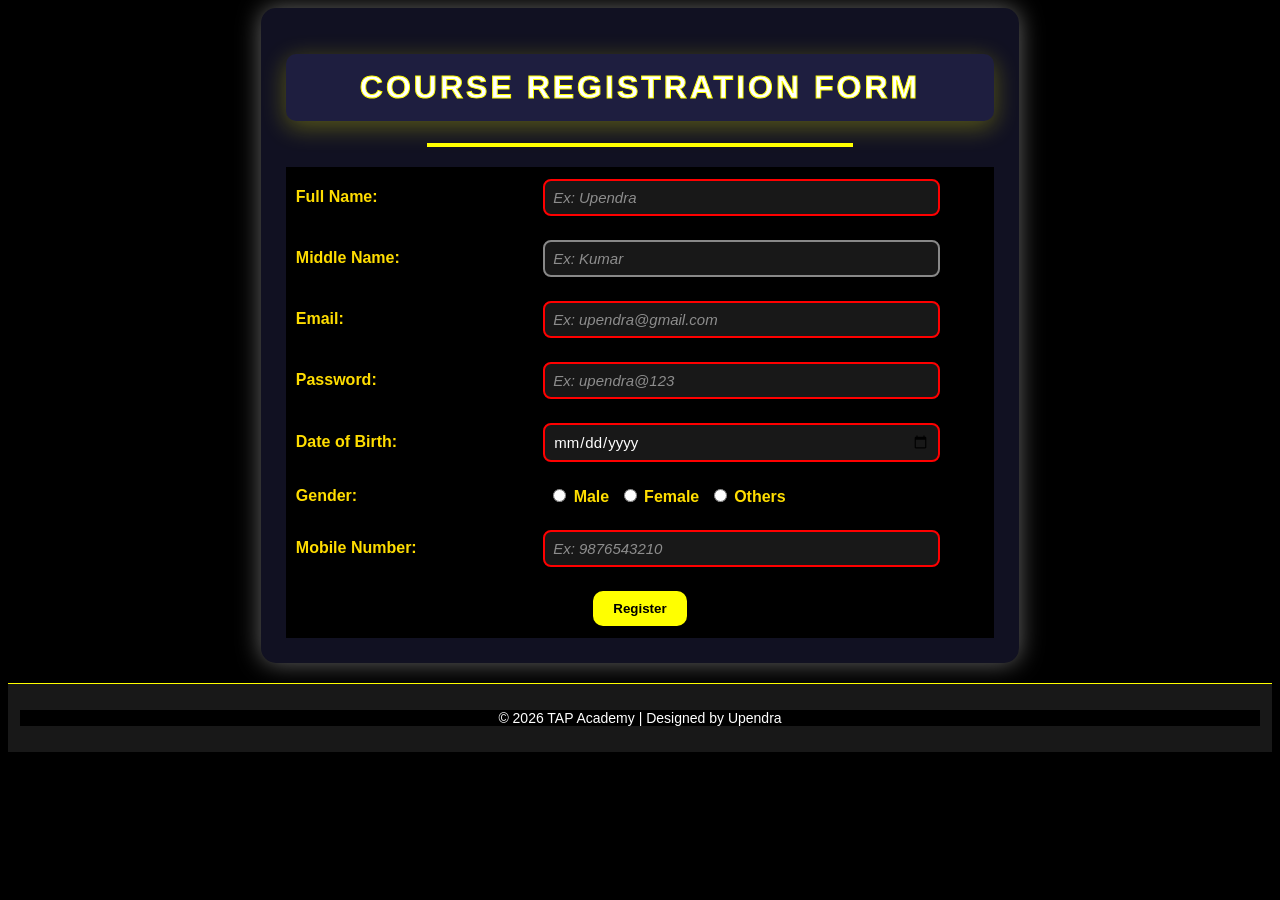
<file: course-registration/index.html>
<!DOCTYPE html>
<html lang="en">
<head>
    <meta charset="UTF-8">
    <meta name="viewport" content="width=device-width, initial-scale=1.0">
    <title>Course Registration Form</title>
    <link rel="stylesheet" href="style.css">

    <!-- Favicon (small icon) -->
    <link rel="icon" type="image/png" href="https://cdn-icons-png.flaticon.com/512/3135/3135715.png">
<link href="./style.css">
</head>
<body>
     <!-- ACTION: Data will be sent to the server (Amazon used as example in class) -->
    <form action="https://thetapacademy.com/" method="get">
        

    <h1>COURSE REGISTRATION FORM</h1>
    <hr>

    <!-- Registration Form Starts -->
    <form action="#" method="post">

        <table>
            <!-- Full Name Row -->
            <tr>
                <td><label for="fullname">Full Name:</label></td>
                <td>
                    <input type="text" id="fullname" name="fullname" 
                        placeholder="Ex: Upendra" required>
                </td>
            </tr>

            <!-- Middle Name Row -->
            <tr>
                <td><label for="middlename">Middle Name:</label></td>
                <td>
                    <input type="text" id="middlename" name="middlename" 
              
                    placeholder="Ex: Kumar">
                </td>
            </tr>

            <!-- Email Row -->
            <tr>
                <td><label for="email">Email:</label></td>
                <td>
                    <input type="email" id="email" name="email" 
                        placeholder="Ex: upendra@gmail.com" required>
                </td>
            </tr>

            <!-- Password Row -->
            <tr>
                <td><label for="password">Password:</label></td>
                <td>
                    <input type="password" id="password" name="password" 
                        placeholder="Ex: upendra@123" required>
                </td>
            </tr>

            <!-- Date of Birth Row -->
            <tr>
                <td><label for="dob">Date of Birth:</label></td>
                <td>
                    <input type="date" id="dob" name="dob" required>
                </td>
            </tr>

            <!-- Gender Row -->
            <tr>
                <td><label>Gender:</label></td>
                <td>
                    <input type="radio" name="gender" value="Male" id="male">
                    <label for="male">Male</label>

                    <input type="radio" name="gender" value="Female" id="female">
                    <label for="female">Female</label>

                    <input type="radio" name="gender" value="Others" id="others">
                    <label for="others">Others</label>
                </td>
            </tr>

            <!-- Mobile Number Row -->
            <tr>
                <td><label for="mobile">Mobile Number:</label></td>
                <td>
                    <input type="tel" id="mobile" name="mobile" 
                        placeholder="Ex: 9876543210" required>
                </td>
            </tr>

            <!-- Submit Button Row -->
            <tr>
                <td colspan="2" style="text-align:center;">
                    <button type="submit">Register</button>
                </td>
            </tr>
        </table>
    </form>

    <footer>
        <p>© 2026 TAP Academy | Designed by Upendra</p>
    </footer>

</body>
</html>
</file>
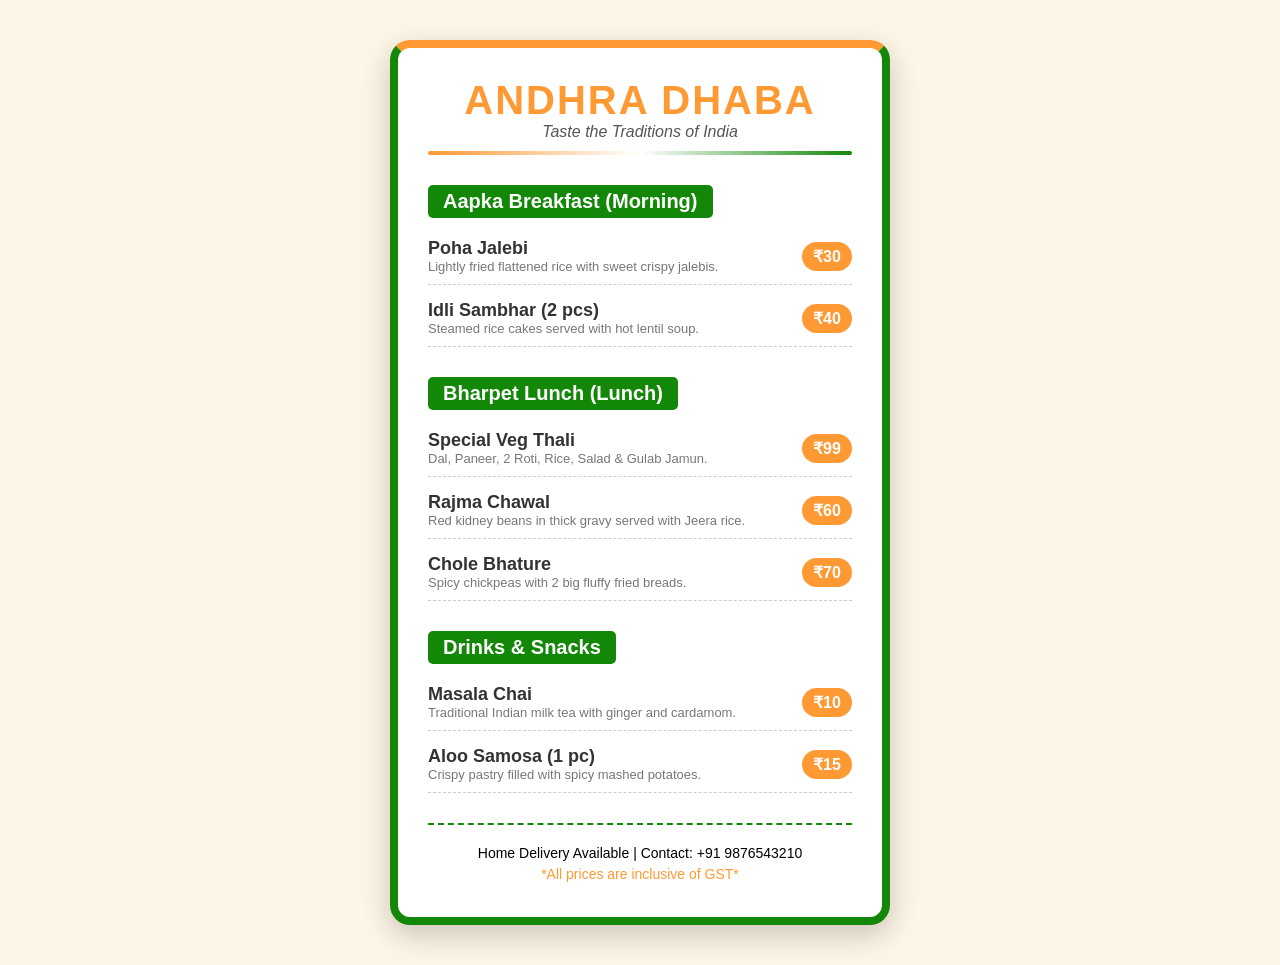
<file: Menu card/index.html>
<!DOCTYPE html>
<html lang="en">
<head>
    <meta charset="UTF-8">
    <meta name="viewport" content="width=device-width, initial-scale=1.0">
    <title>Desi Dhaba - Indian Menu</title>
    <link rel="stylesheet" href="style.css">
</head>
<body>

    <div class="menu-container">
        <!-- Header -->
        <header>
            <h1>ANDHRA DHABA</h1>
            <p>Taste the Traditions of India</p>
            <div class="divider"></div>
        </header>

        <!-- Breakfast Section -->
        <section class="menu-section">
            <h2 class="category-title">Aapka Breakfast (Morning)</h2>
            
            <div class="menu-item">
                <div class="item-info">
                    <h3>Poha Jalebi</h3>
                    <p>Lightly fried flattened rice with sweet crispy jalebis.</p>
                </div>
                <span class="price">₹30</span>
            </div>

            <div class="menu-item">
                <div class="item-info">
                    <h3>Idli Sambhar (2 pcs)</h3>
                    <p>Steamed rice cakes served with hot lentil soup.</p>
                </div>
                <span class="price">₹40</span>
            </div>
        </section>

        <!-- Main Course Section -->
        <section class="menu-section">
            <h2 class="category-title">Bharpet Lunch (Lunch)</h2>
            
            <div class="menu-item">
                <div class="item-info">
                    <h3>Special Veg Thali</h3>
                    <p>Dal, Paneer, 2 Roti, Rice, Salad & Gulab Jamun.</p>
                </div>
                <span class="price">₹99</span>
            </div>

            <div class="menu-item">
                <div class="item-info">
                    <h3>Rajma Chawal</h3>
                    <p>Red kidney beans in thick gravy served with Jeera rice.</p>
                </div>
                <span class="price">₹60</span>
            </div>

            <div class="menu-item">
                <div class="item-info">
                    <h3>Chole Bhature</h3>
                    <p>Spicy chickpeas with 2 big fluffy fried breads.</p>
                </div>
                <span class="price">₹70</span>
            </div>
        </section>

        <!-- Drinks/Snacks Section -->
        <section class="menu-section">
            <h2 class="category-title">Drinks & Snacks</h2>
            
            <div class="menu-item">
                <div class="item-info">
                    <h3>Masala Chai</h3>
                    <p>Traditional Indian milk tea with ginger and cardamom.</p>
                </div>
                <span class="price">₹10</span>
            </div>

            <div class="menu-item">
                <div class="item-info">
                    <h3>Aloo Samosa (1 pc)</h3>
                    <p>Crispy pastry filled with spicy mashed potatoes.</p>
                </div>
                <span class="price">₹15</span>
            </div>
        </section>

        <!-- Footer -->
        <footer>
            <p>Home Delivery Available | Contact: +91 9876543210</p>
            <p style="color: #ff9933;">*All prices are inclusive of GST*</p>
        </footer>
    </div>

</body>
</html>
</file>
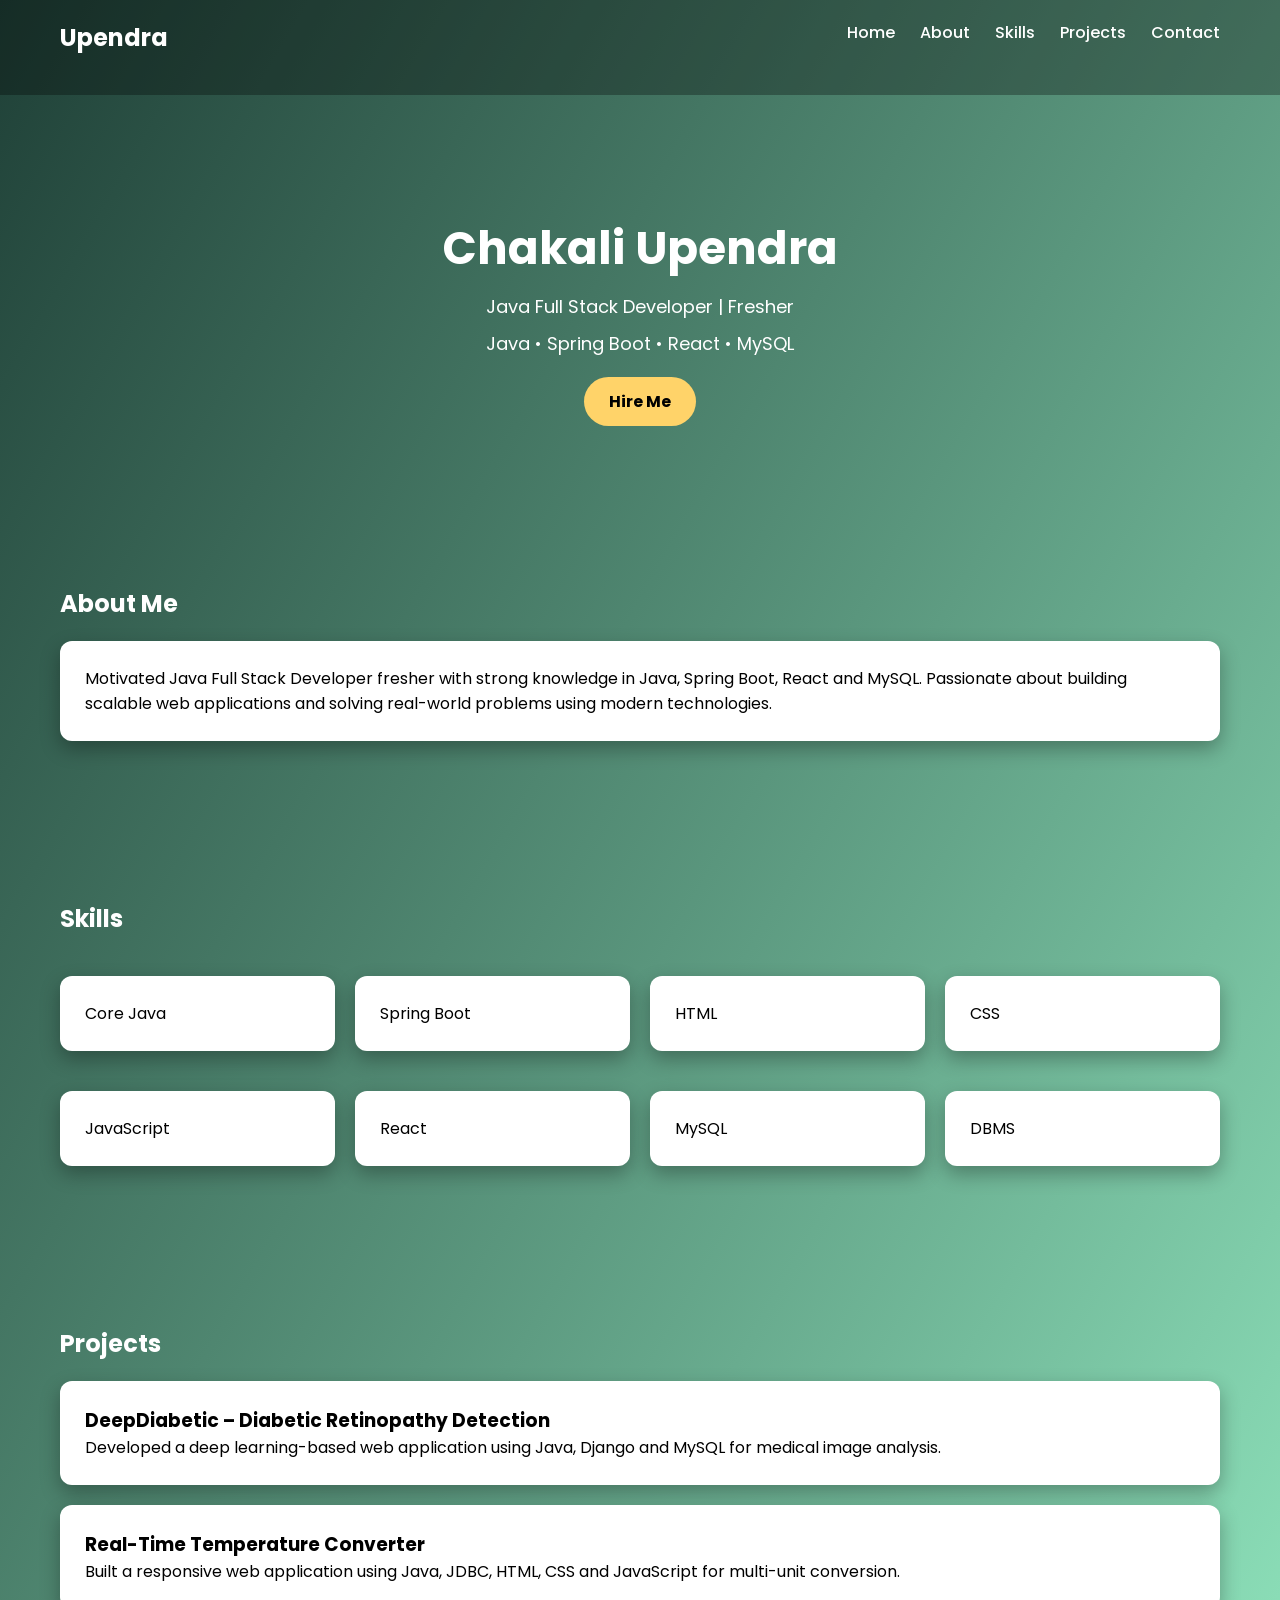
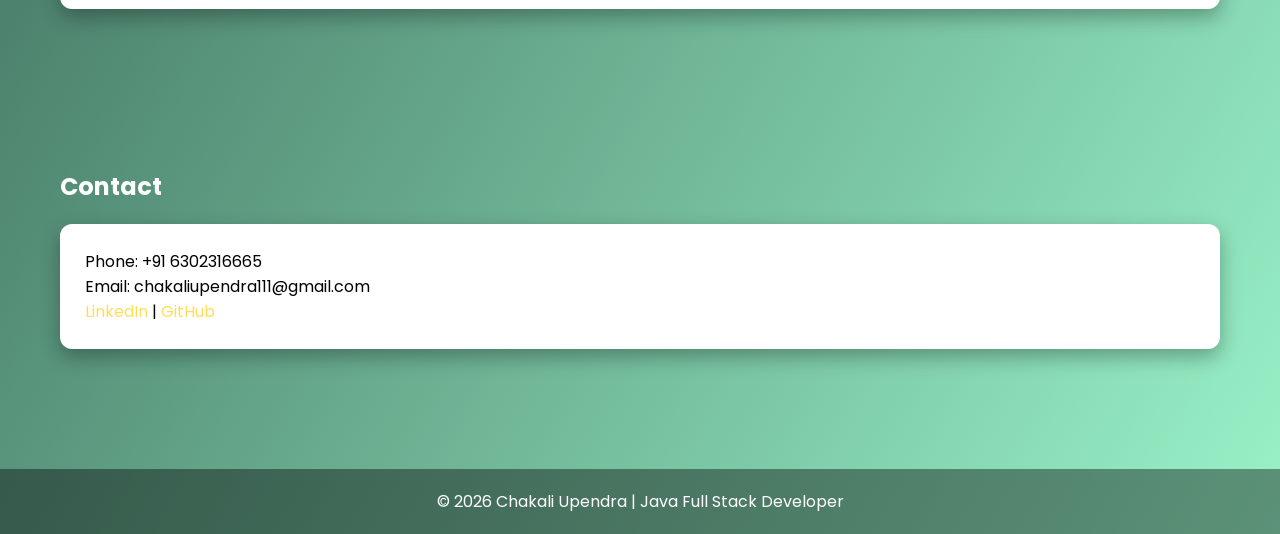
<file: portfolio/index.html>
<!-- <!DOCTYPE html>
<html lang="en">
<head>
    <meta charset="UTF-8">
    <meta name="viewport" content="width=device-width, initial-scale=1.0">
    <title>My portfolio</title>
    <link href="https://fonts.cdnfonts.com/css/flama-light" rel="stylesheet">
                
    <style>
html{
    scroll-behavior:smooth;
}
ul{
    list-style:none;
}
        a{
            color:rgb(255,0,234);
            font-family:sans-serif;
            text-docoration:none;
        }
        img{
            height="3";
            width="1;
        }
        body{

            background: black;
            color: white;
            font-family: 'Flama Light', sans-serif;
        }
h1{
    background: #833AB4;
    background: linear-gradient(90deg,rgba(131, 58, 180, 1) 0%, rgba(253, 29, 29, 1) 50%, rgba(252, 176, 69, 1) 100%);              
background-clip: text;
color:transparent;}
h2{
    background: #833AB4;
    background: linear-gradient(90deg,rgba(131, 58, 180, 1) 0%, rgba(253, 29, 29, 1) 50%, rgba(252, 176, 69, 1) 100%);              
background-clip: text;
color:transparent;

}



       
    </style>
</head>
<body>
    <h1>CHAKALI UPENDRA - JAVA FULL STACK DEVELOPER</h1>
    <p>Wecome to my portfolio website i am a java full stack developer with expertise in both frontend and backend
        technologies.and i have experience in building responsive web applications using modern frameworks like React,
        Angular, and Node.js.</p>
    <ul>
        <h1 id="Home">home</h1>
        <li> <a href="#id1">ABOUT ME</a></li>
        <li><a href="#id2">SKILLS</a></li>
        <li><a href="#id3">PROJECTS</a></li>
        <li><a href="#id4">CONTACT</a></li>
        <li><a href="./Chakali_Upendra_Resume (1).pdf" target="_blank">VIEW MY RESUME</a></li>
    </ul>


    <h2 id="id1">ABOUT ME</h2>
    <pre> Iam a passionate full stack developer. I am completed my gradutaion at DR K V SUBBA REDDY INSTITUTE OF TECHNOLOGY in KURNOOL</pre>
    <pre>visit my github</pre>


    <h2 id="id2">SKILLS</h2>
    <ol>
        <li>java</li>
        <li> Javascript</li>
        <li>mysql</li>
        <li>DBMS</li>
        <li>Computer Networks</li>
        <li>springboot</li>
    </ol>


    <h2 id="id3">PROJECTS</h2>
    <ol>
        <li>Prediction of Diabeties by observing the eye ball</li>
        <li>Type Converter of Temperature</li>
       
    </ol>


    <h2 id="id4">CONTACT</h2>
    <ul>
        <li><a href="mailto:chakaliupendra111@gmail.com">Email us </a> </li>
        <li><a href="tel:+91 6302316665 ">here</a></li>
    </ul>
<a href="www.linkedin.com/in/upendra-chakali" target="_blank"
><img src="https://tse2.mm.bing.net/th/id/OIP.VJhVCn_KEP55vMgXH9jepwHaHY?pid=Api&P=0&h=180"alt="log not found"/>

<a href="https://www.instagram.com/chakaliupendra111?igsh=MW84bWsyNjFpZ3J5dw==" target="_blank"
><img src="https://tse3.mm.bing.net/th/id/OIP.fNdYnbLL5ZOf4A7isn_kbwHaHa?pid=Api&P=0&h=180" alt="log not found"/>


<a href="https://github.com/chakaliupendra" target="-blank">
<img src="https://tse1.mm.bing.net/th/id/OIP.R54ZMUtKELqC93B1SjdHnAAAAA?pid=Api&P=0&h=180"alt="log not found"/>


</body>
</html> -->


<!DOCTYPE html>
<html lang="en">
<head>
<meta charset="UTF-8">
<meta name="viewport" content="width=device-width, initial-scale=1.0">

<title>Chakali Upendra | Java Full Stack Developer</title>

<link rel="icon" href="favicon.png">

<link href="https://fonts.googleapis.com/css2?family=Poppins:wght@300;400;600&display=swap" rel="stylesheet">

<style>

*{
margin:0;
padding:0;
box-sizing:border-box;
font-family:'Poppins',sans-serif;
}

body{
background: linear-gradient(120deg,#1f4037,#99f2c8);
color:white;
}

/* Navbar */
nav{
display:flex;
justify-content:space-between;
padding:20px 60px;
background:rgba(0,0,0,0.3);
position:sticky;
top:0;
}

nav ul{
list-style:none;
display:flex;
gap:25px;
}

nav ul li a{
color:white;
text-decoration:none;
font-weight:500;
transition:0.3s;
}

nav ul li a:hover{
color:#ffd369;
}

/* Sections */
section{
padding:80px 60px;
}

h2{
margin-bottom:20px;
}

/* Home */
.home{
text-align:center;
padding-top:120px;
}

.home h1{
font-size:45px;
}




.home p{
margin-top:10px;
font-size:18px;
}

/* Button */
.btn{
display:inline-block;
margin-top:20px;
padding:12px 25px;
background:#ffd369;
color:black;
border-radius:30px;
text-decoration:none;
font-weight:bold;
transition:0.3s;
}

.btn:hover{
background:white;
}

/* Card */
.card{
background:white;
color:black;
padding:25px;
border-radius:12px;
margin-top:20px;
box-shadow:0 8px 20px rgba(0,0,0,0.3);
}

/* Grid */
.grid{
display:grid;
grid-template-columns:repeat(auto-fit,minmax(220px,1fr));
gap:20px;
}

/* Footer */
footer{
text-align:center;
padding:20px;
background:rgba(0,0,0,0.4);
margin-top:40px;
}

a{
color:#ffdd59;
text-decoration:none;
}

</style>
</head>

<body>

<!-- NAVBAR -->
<nav>
<h2>Upendra</h2>

<ul>
<li><a href="#home">Home</a></li>
<li><a href="#about">About</a></li>
<li><a href="#skills">Skills</a></li>
<li><a href="#projects">Projects</a></li>
<li><a href="#contact">Contact</a></li>
</ul>
</nav>

<!-- HOME -->
<section id="home" class="home">
<h1>Chakali Upendra</h1>
<p>Java Full Stack Developer | Fresher</p>
<p>Java • Spring Boot • React • MySQL</p>

<a href="#contact" class="btn">Hire Me</a>
</section>

<!-- ABOUT -->
<section id="about">
<h2>About Me</h2>

<div class="card">
<p>
Motivated Java Full Stack Developer fresher with strong knowledge in Java, Spring Boot, React and MySQL. 
Passionate about building scalable web applications and solving real-world problems using modern technologies.
</p>
</div>

</section>

<!-- SKILLS -->
<section id="skills">
<h2>Skills</h2>

<div class="grid">

<div class="card">Core Java</div>
<div class="card">Spring Boot</div>
<div class="card">HTML</div>
<div class="card">CSS</div>
<div class="card">JavaScript</div>
<div class="card">React</div>
<div class="card">MySQL</div>
<div class="card">DBMS</div>

</div>
</section>

<!-- PROJECTS -->
<section id="projects">
<h2>Projects</h2>

<div class="card">
<h3>DeepDiabetic – Diabetic Retinopathy Detection</h3>
<p>Developed a deep learning-based web application using Java, Django and MySQL for medical image analysis.</p>
</div>

<div class="card">
<h3>Real-Time Temperature Converter</h3>
<p>Built a responsive web application using Java, JDBC, HTML, CSS and JavaScript for multi-unit conversion.</p>
</div>

</section>

<!-- CONTACT -->
<section id="contact">
<h2>Contact</h2>

<div class="card">
<p>Phone: +91 6302316665</p>
<p>Email: chakaliupendra111@gmail.com</p>

<p>
<a href="https://www.linkedin.com/in/upendra-chakali" target="_blank">LinkedIn</a> |
<a href="https://github.com/chakaliupendra" target="_blank">GitHub</a>
</p>
</div>

</section>

<footer>
<p>© 2026 Chakali Upendra | Java Full Stack Developer</p>
</footer>

</body>
</html>
</file>
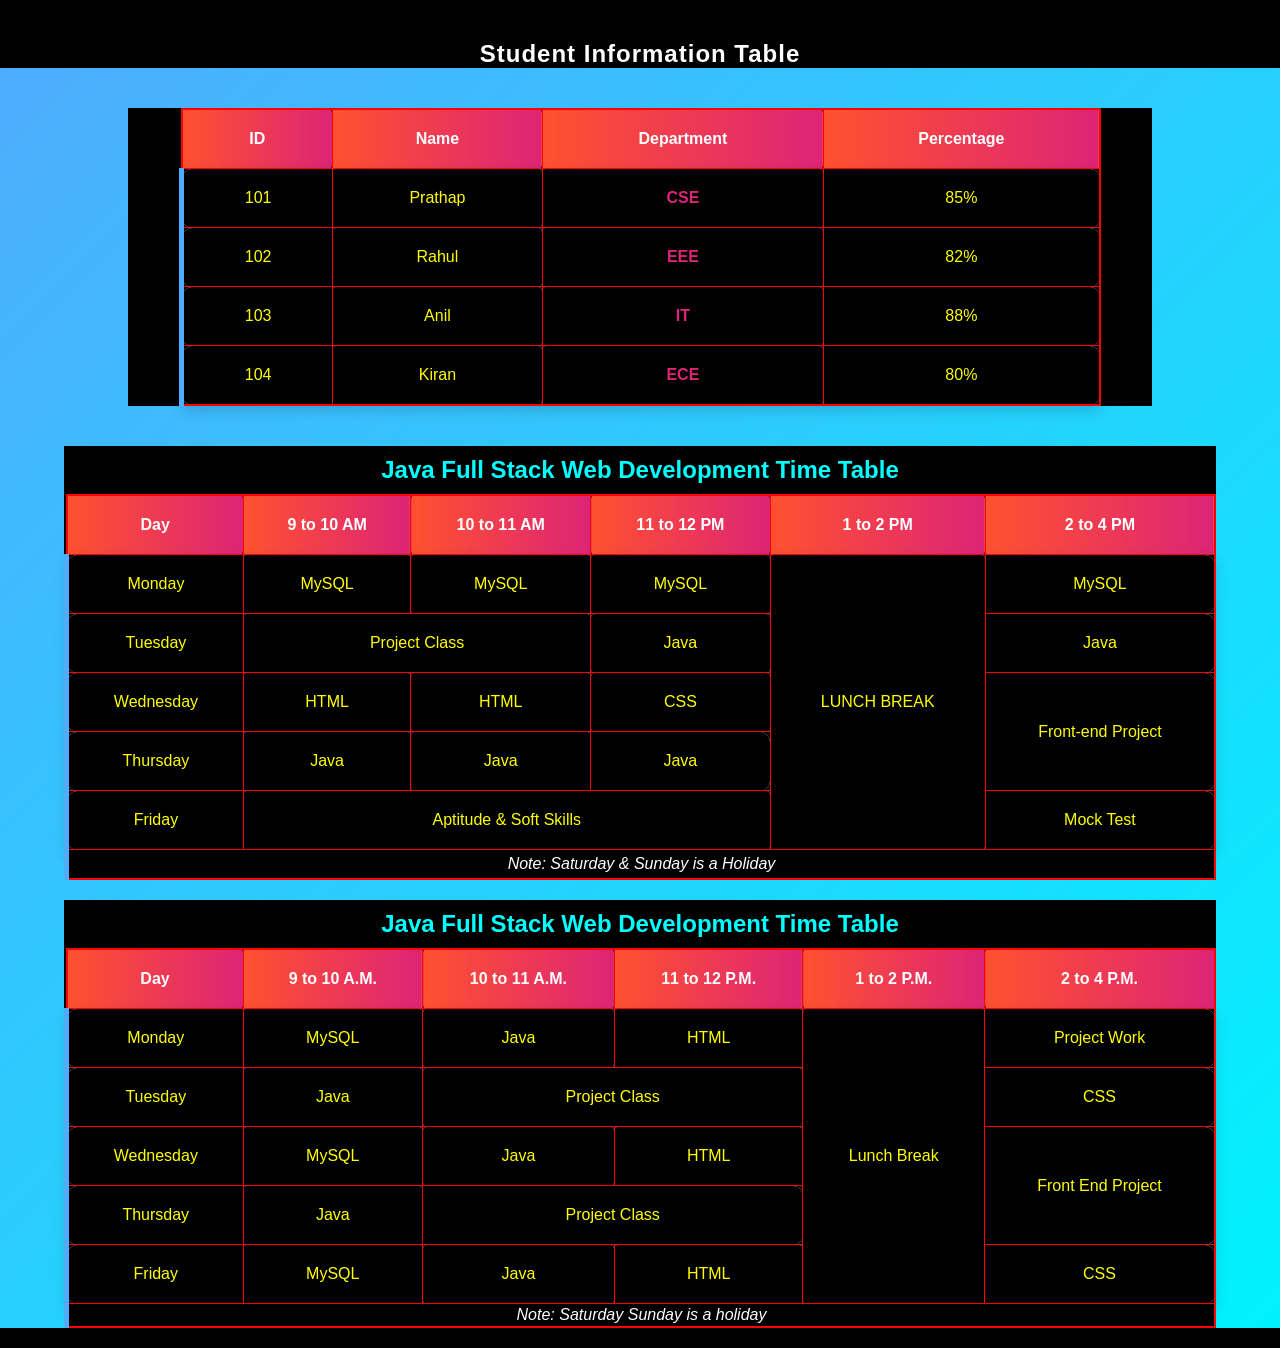
<file: table.html>
<!DOCTYPE html>
<html lang="en">
<head>
<meta charset="UTF-8">
<title>Student Information Table</title>


<!Google Font>
<link href="https://fonts.googleapis.com/css2?family=Poppins:wght@300;400;600&display=swap" rel="stylesheet">

<style>

/* Page Styling */
body{
    font-family: 'Poppins', sans-serif;
    background: linear-gradient(135deg, #4facfe, #00f2fe);
    margin: 0;
    padding: 0;
}

/* Heading */
h2{
    text-align: center;
    color: white;
    margin-top: 40px;
    letter-spacing: 1px;
}

/* Table Container */
.container{
    width: 80%;
    margin: 40px auto;
}

/* Table Design */
table{
    width: 100%;
    border-collapse: separate;
    border-spacing: 0 12px;
}

/* Header */
th{
    background: linear-gradient(to right, #ff512f, #dd2476);
    color: white;
    padding: 14px;
    font-size: 16px;
    border: none;
}

/* Data Rows */
tbody tr{
    background: white;
    box-shadow: 0 6px 14px rgba(0,0,0,0.15);
    transition: 0.3s;
}

/* Hover Effect */
tbody tr:hover{
    transform: scale(1.01);
}

/* Data Cells */
td{
    padding: 14px;
    text-align: center;
    border-top: 1px solid #eee;
    border-bottom: 1px solid #eee;
}

/* Left Border Highlight */
td:first-child{
    border-left: 5px solid #4facfe;
    border-radius: 10px 0 0 10px;
}

/* Right Border */
td:last-child{
    border-radius: 0 10px 10px 0;
}

/* Department Style */
.dept{
    font-weight: bold;
    color: #dd2476;
}

</style>
</head>

<body>

<h2>Student Information Table</h2>

<div class="container">

<table>

<thead>
<tr>
<th>ID</th>
<th>Name</th>
<th>Department</th>
<th>Percentage</th>
</tr>
</thead>

<tbody>

<tr>
<td>101</td>
<td>Prathap</td>
<td class="dept">CSE</td>
<td>85%</td>
</tr>

<tr>
<td>102</td>
<td>Rahul</td>
<td class="dept">EEE</td>
<td>82%</td>
</tr>

<tr>
<td>103</td>
<td>Anil</td>
<td class="dept">IT</td>
<td>88%</td>
</tr>

<tr>
<td>104</td>
<td>Kiran</td>
<td class="dept">ECE</td>
<td>80%</td>
</tr>
</tbody>
</table>
</div>
</body>
</html>  

 

<!-- BY USING THE GEMINI V:3.1 -->
<!DOCTYPE html>
<html>
<head>
    <title>Time Table</title>
    <style>
        /* 1. Universal Selector for overall look */
        * {
            background-color: black;
            color: yellow;
            font-family: Arial, sans-serif;
        }

        /* 2. Styling the Table */
        table {
            border-collapse: collapse; /* Removes double borders */
            width: 90%;
            margin: 20px auto;
        }

        /* 3. Styling Headers and Data Cells */
        th, td {
            border: 1px solid red; /* Attractive red border */
            border-radius: 4px;
            padding: 10px;
            text-align: center;
        }

        /* 4. Table Body - Colorful Background */
        tbody {
            background-color: #000080; /* Navy Blue as discussed in class */
        }

        /* 5. Table Header - Different Color */
        th {
            background-color: #333; /* Darker grey for headings */
        }

        /* 6. Caption Styling */
        caption {
            font-size: 24px;
            font-weight: bold;
            padding: 10px;
            color: cyan;
        }

        /* 7. Footer Styling */
        tfoot td {
            color: white;
            font-style: italic;
        }
    </style>
</head>
<body>

    <table>
        <caption>Java Full Stack Web Development Time Table</caption>
        
        <!-- THEAD: Table Head for the first row -->
        <thead>
            <tr>
                <th>Day</th>
                <th>9 to 10 AM</th>
                <th>10 to 11 AM</th>
                <th>11 to 12 PM</th>
                <th>1 to 2 PM</th>
                <th>2 to 4 PM</th>
            </tr>
        </thead>

        <!-- TBODY: The main content of the table -->
        <tbody>
            <tr>
                <td>Monday</td>
                <td>MySQL</td>
                <td>MySQL</td>
                <td>MySQL</td>
                <!-- LUNCH BREAK: Stretching across 5 rows -->
                <td rowspan="5">LUNCH BREAK</td>
                <td>MySQL</td>
            </tr>
            <tr>
                <td>Tuesday</td>
                <!-- PROJECT CLASS: Stretching across 2 columns -->
                <td colspan="2">Project Class</td>
                <td>Java</td>
                <td>Java</td>
            </tr>
            <tr>
                <td>Wednesday</td>
                <td>HTML</td>
                <td>HTML</td>
                <td>CSS</td>
                <!-- FRONT END: Stretching across 2 rows -->
                <td rowspan="2">Front-end Project</td>
            </tr>
            <tr>
                <td>Thursday</td>
                <td>Java</td>
                <td>Java</td>
                <td>Java</td>
            </tr>
            <tr>
                <td>Friday</td>
                <!-- Stretching across 3 columns -->
                <td colspan="3">Aptitude & Soft Skills</td>
                <td>Mock Test</td>
            </tr>
        </tbody>

        <!-- TFOOT: Table Footer for the note -->
        <tfoot>
            <tr>
                <!-- Stretching across all 6 columns -->
                <td colspan="6" style="text-align: center; padding: 5px;">
                    Note: Saturday & Sunday is a Holiday
                </td>
            </tr>
        </tfoot>
    </table>

</body>
</html> 

<!--  BY USING THE CLAUDE MODEL V:4.6 -->
<!DOCTYPE html>
<html lang="en">
<head>
    <meta charset="UTF-8">
    <meta name="viewport" content="width=device-width, initial-scale=1.0">
    <title>Time Table</title>
    <style>
        /* Universal selector for dark theme */
        * {
            background-color: black;
            color: yellow;
            font-family: Arial, sans-serif;
        }
        
        /* Table styling */
        table {
            border: 2px solid red;
            cell-padding: 5px;
            cell-spacing: 0;
        }
        
        /* TH and TD styling */
        th, td {
            padding: 20px;
            border: 1px solid red;
            border-radius: 4px;
        }
        
        /* Body background styling */
        tbody {
            background-color: navy;
        }
        
        /* Keep headers black background */
        th {
            background-color: black;
        }
        
        /* Footer text alignment */
        tfoot td {
            text-align: center;
            padding: 2px;
        }
    </style>
</head>
<body>
    <table>
        <!-- Table Caption -->
        <caption>Java Full Stack Web Development Time Table</caption>
        
        <!-- Table Head -->
        <thead>
            <tr>
                <th>Day</th>
                <th>9 to 10 A.M.</th>
                <th>10 to 11 A.M.</th>
                <th>11 to 12 P.M.</th>
                <th>1 to 2 P.M.</th>
                <th>2 to 4 P.M.</th>
            </tr>
        </thead>
        
        <!-- Table Body -->
        <tbody>
            <!-- Monday Row -->
            <tr>
                <td>Monday</td>
                <td>MySQL</td>
                <td>Java</td>
                <td>HTML</td>
                <td rowspan="5">Lunch Break</td>
                <td>Project Work</td>
            </tr>
            
            <!-- Tuesday Row -->
            <tr>
                <td>Tuesday</td>
                <td>Java</td>
                <td colspan="2">Project Class</td>
                <td>CSS</td>
            </tr>
            
            <!-- Wednesday Row -->
            <tr>
                <td>Wednesday</td>
                <td>MySQL</td>
                <td>Java</td>
                <td>HTML</td>
                <td rowspan="2">Front End Project</td>
            </tr>
            
            <!-- Thursday Row -->
            <tr>
                <td>Thursday</td>
                <td>Java</td>
                <td colspan="2">Project Class</td>
            </tr>
            
            <!-- Friday Row -->
            <tr>
                <td>Friday</td>
                <td>MySQL</td>
                <td>Java</td>
                <td>HTML</td>
                <td>CSS</td>
            </tr>
        </tbody>
        
        <!-- Table Footer -->
        <tfoot>
            <tr>
                <td colspan="6">Note: Saturday Sunday is a holiday</td>
            </tr>
        </tfoot>
    </table>
</body>
</html>
</file>
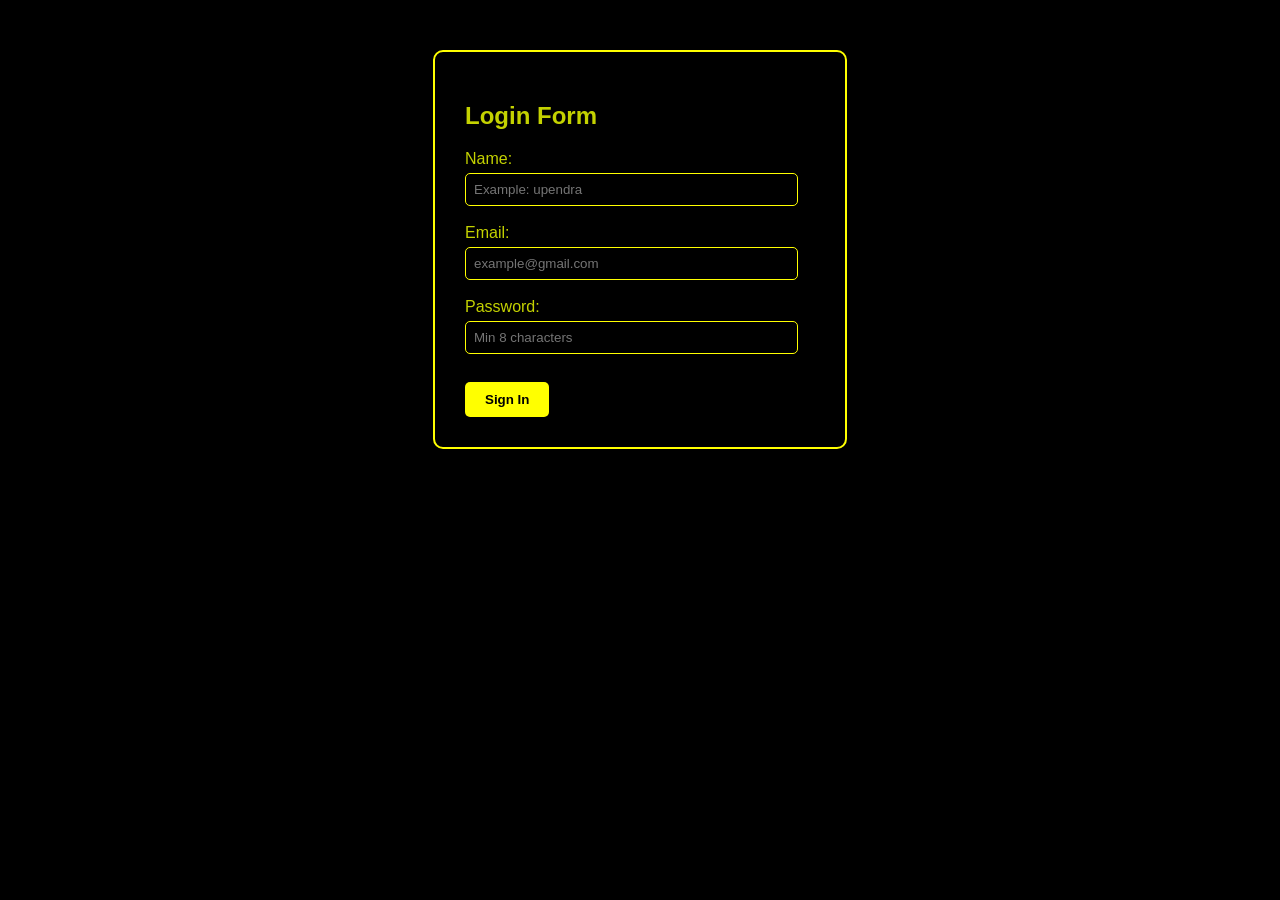
<file: form/forms.html>
<!DOCTYPE html> 
<html>
<head>
    <title>Login Form</title>
    <style>
        /* 1. Universal Selector: Dark background and Yellow text as discussed */
        * {
            background-color: black;
            color: rgb(196, 210, 0);
            font-family: Arial, sans-serif;
        }

        /* 2. Styling the Form container to make it attractive */
        form {
            border: 2px solid yellow;
            padding: 30px;
            border-radius: 10px;
            width: 350px;
            margin: 50px auto; /* Centers the form on screen */
            text-align: left;
        }

        /* 3. Styling Inputs to make them stand out */
        input {
            border: 1px solid yellow;
            border-radius: 5px;
            padding: 8px;
            width: 90%;
            margin-top: 5px;
        }

        /* 4. Styling the Sign In button */
        button {
            background-color: yellow;
            color: black;
            padding: 10px 20px;
            border: none;
            border-radius: 5px;
            font-weight: bold;
            cursor: pointer;
            margin-top: 10px;
        }

        /* 5. Space between sections */
        .spacing {
            margin-bottom: 15px;
        }
    </style>
</head>
<body>

    <!-- ACTION: Data will be sent to the server (Amazon used as example in class) -->
    <form action="https://www.formsonfire.com/blog/types-of-forms" method="get">
        
        <h2>Login Form</h2>

        <!-- NAME SECTION -->
        <label for="username">Name:</label><br>
        <input type="text" id="username" name="username" placeholder="Example: upendra"required>
        <br><br>

        <!-- EMAIL SECTION -->
        <label for="useremail">Email:</label><br>
        <input type="email" id="useremail" name="useremail" placeholder="example@gmail.com" required>
        <br><br>

        <!-- PASSWORD SECTION -->
        <label for="userpassword">Password:</label><br>
        <input type="password" id="userpassword" name="userpassword" placeholder="Min 8 characters" required>
        <br><br>

        <!-- SUBMIT BUTTON -->
        <button type="submit">Sign In</button>

    </form>

</body>
</html>
</file>
<file: course-registration/style.css>
/* Universal Layout */
* {
    background-color: black;
    color: white;
    box-sizing: border-box;
    font-family: 'Segoe UI', sans-serif;
}

/* Title */
h1 {
    text-align: center;
    background-color: #1e1e3f;
    padding: 15px;
    border-radius: 10px;
    letter-spacing: 3px;
    -webkit-text-stroke: 1px yellow;
    box-shadow: 0px 6px 25px rgba(255, 255, 0, 0.3);
}

/* Horizontal Line */
hr {
    border: 2px solid yellow;
    width: 60%;
    margin: 20px auto;
}

/* Table Layout */
form {
    width: 60%;
    margin: auto;
    background-color: #111122;
    padding: 25px;
    border-radius: 15px;
    box-shadow: 0px 0px 25px rgba(255, 255, 255, 0.4);
}

table {
    width: 100%;
    border-collapse: collapse;
}

td {
    padding: 12px 10px;
    vertical-align: middle;
}

/* Labels */
label {
    font-weight: bold;
    color: #ffdd00;
}

/* Inputs, Dropdowns, Radio Buttons */
input {
    background-color: #181818;
    border: 2px solid #ff8800;
    border-radius: 8px;
    padding: 8px;
    width: 90%;
    color: white;
    font-size: 15px;
    transition: all 0.3s ease-in-out;
}

/* Focus Effects */
input:focus {
    outline: none;
    border: 2px solid #00bfff;
    box-shadow: 0 0 10px #00bfff;
}

/* Hover for Inputs */
input:hover {
    background-color: #252550;
    border: 2px solid #ffc107;
}

/* Submit Button Styles */
button {
    background-color: yellow;
    color: black;
    padding: 10px 20px;
    border-radius: 10px;
    font-weight: bold;
    border: none;
    transition: all 0.3s ease;
}

/* Hover Effect on Button */
button:hover {
    background-color: gold;
    box-shadow: 0px 0px 15px yellow;
    cursor: pointer;
}

/* Footer */
footer {
    margin-top: 20px;
    text-align: center;
    background-color: #181818;
    padding: 12px;
    font-size: 14px;
    border-top: 1px solid yellow;
}

/* Highlight Required Fields */
input:required {
    border-color: red;
}

input:optional {
    border-color: #888;
}

/* Gender Radio Buttons */
input[type="radio"] {
    width: auto;
    margin-left: 10px;
}

/* Placeholder Styling */
::placeholder {
    color: #aaa;
    font-style: italic;
    opacity: 0.8;
}
</file>
<file: Menu card/style.css>
/* Basic Reset */
* {
    margin: 0;
    padding: 0;
    box-sizing: border-box;
    font-family: 'Segoe UI', Tahoma, Geneva, Verdana, sans-serif;
}

/* Background of the whole page */
body {
    background-color: #fdf5e6; /* Old Lace / Creamy color */
    display: flex;
    justify-content: center;
    padding: 40px 20px;
}

/* Menu Card Container */
.menu-container {
    background-color: #ffffff;
    max-width: 500px;
    width: 100%;
    border: 8px solid #138808; /* Indian Green */
    border-top-color: #ff9933; /* Indian Saffron */
    border-radius: 20px;
    padding: 30px;
    box-shadow: 0px 10px 30px rgba(0,0,0,0.2);
}

/* Header Styling */
header {
    text-align: center;
    margin-bottom: 30px;
}

header h1 {
    color: #ff9933;
    font-size: 40px;
    letter-spacing: 2px;
}

header p {
    color: #555;
    font-style: italic;
}

.divider {
    height: 4px;
    background: linear-gradient(to right, #ff9933, #ffffff, #138808);
    margin-top: 10px;
    border-radius: 2px;
}

/* Section/Category Styling */
.category-title {
    background-color: #138808;
    color: white;
    padding: 5px 15px;
    display: inline-block;
    border-radius: 5px;
    margin-bottom: 20px;
    font-size: 20px;
}

.menu-section {
    margin-bottom: 30px;
}

/* Menu Items Styling */
.menu-item {
    display: flex;
    justify-content: space-between;
    align-items: center;
    margin-bottom: 15px;
    padding-bottom: 10px;
    border-bottom: 1px dashed #ccc;
    transition: 0.3s;
}

/* Interactive Hover effect */
.menu-item:hover {
    background-color: #fff9f0;
    transform: scale(1.02);
    cursor: pointer;
}

.item-info h3 {
    color: #333;
    font-size: 18px;
}

.item-info p {
    color: #777;
    font-size: 13px;
}

/* Price Tag Styling */
.price {
    background-color: #ff9933;
    color: white;
    padding: 5px 10px;
    border-radius: 50px;
    font-weight: bold;
    font-size: 16px;
    min-width: 50px;
    text-align: center;
}

/* Footer Styling */
footer {
    text-align: center;
    border-top: 2px dashed #138808;
    padding-top: 20px;
    font-size: 14px;
}

footer p {
    margin-bottom: 5px;
}
</file>
